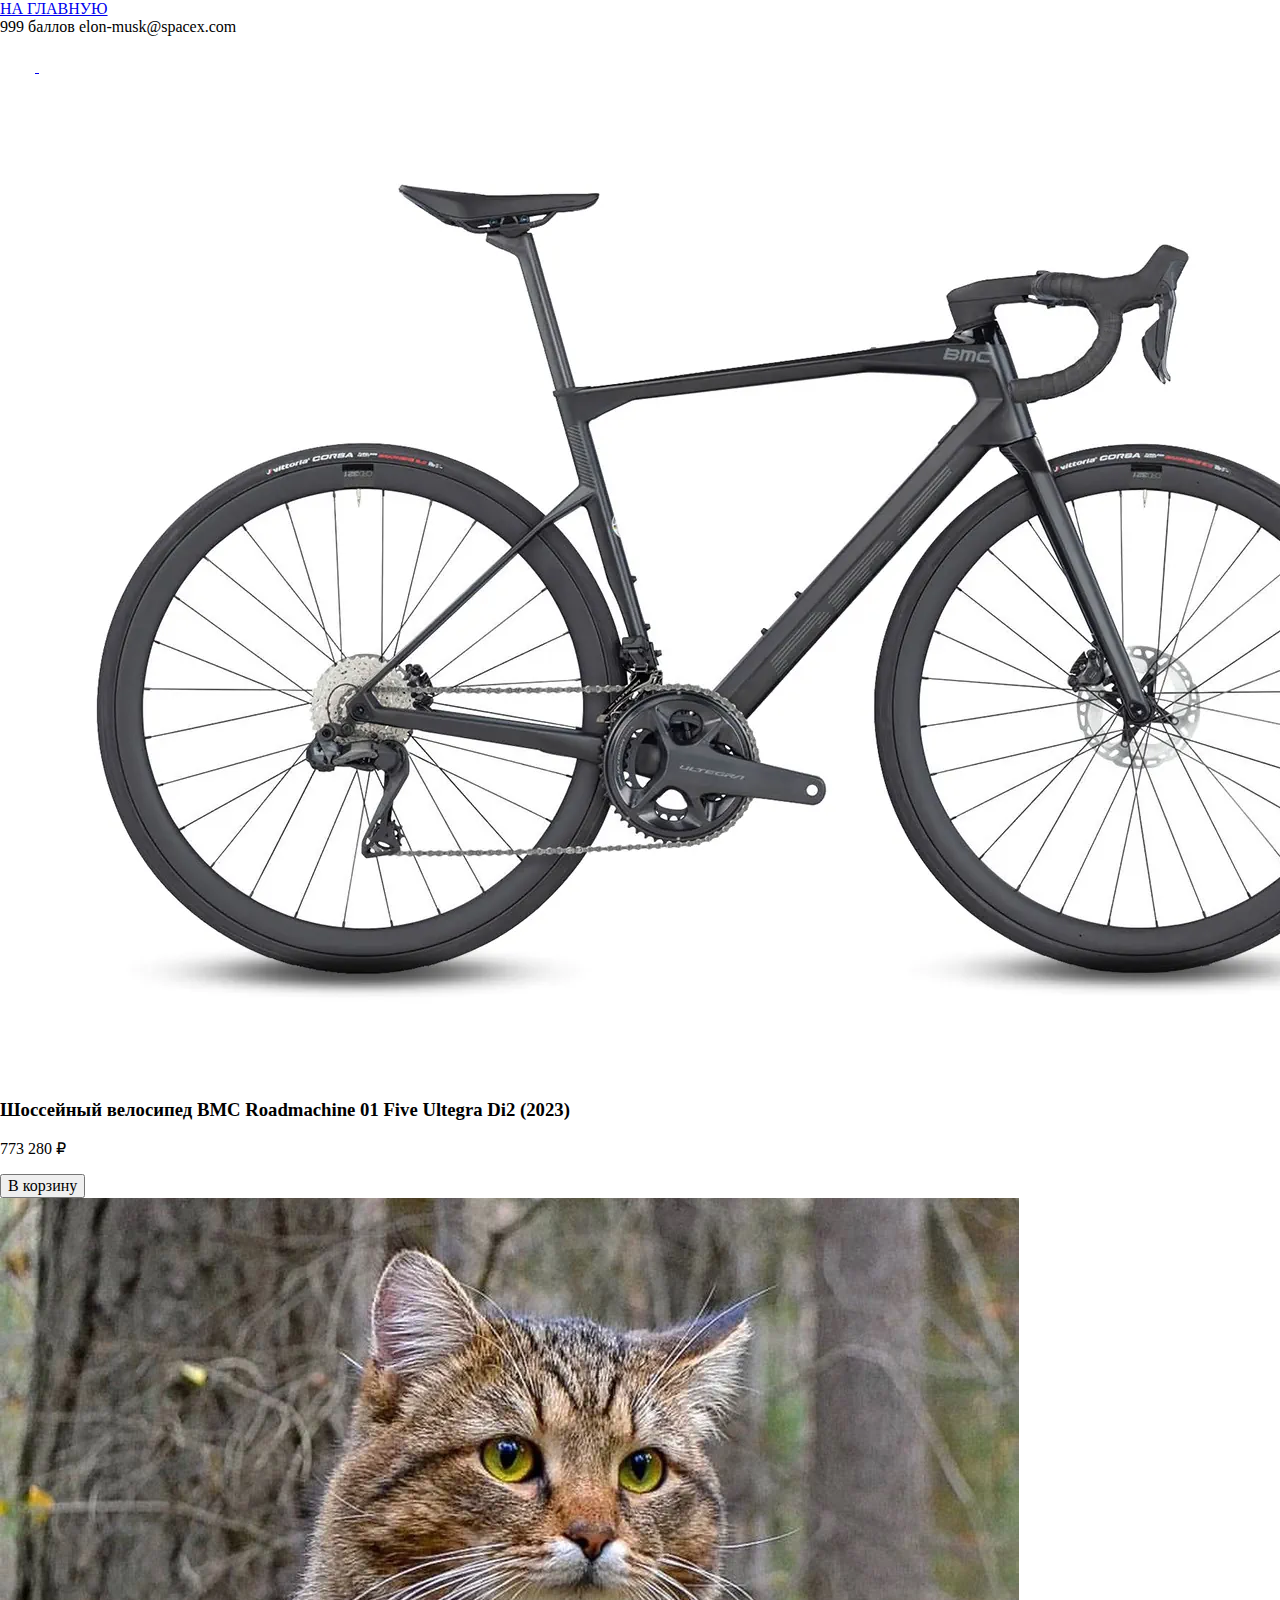
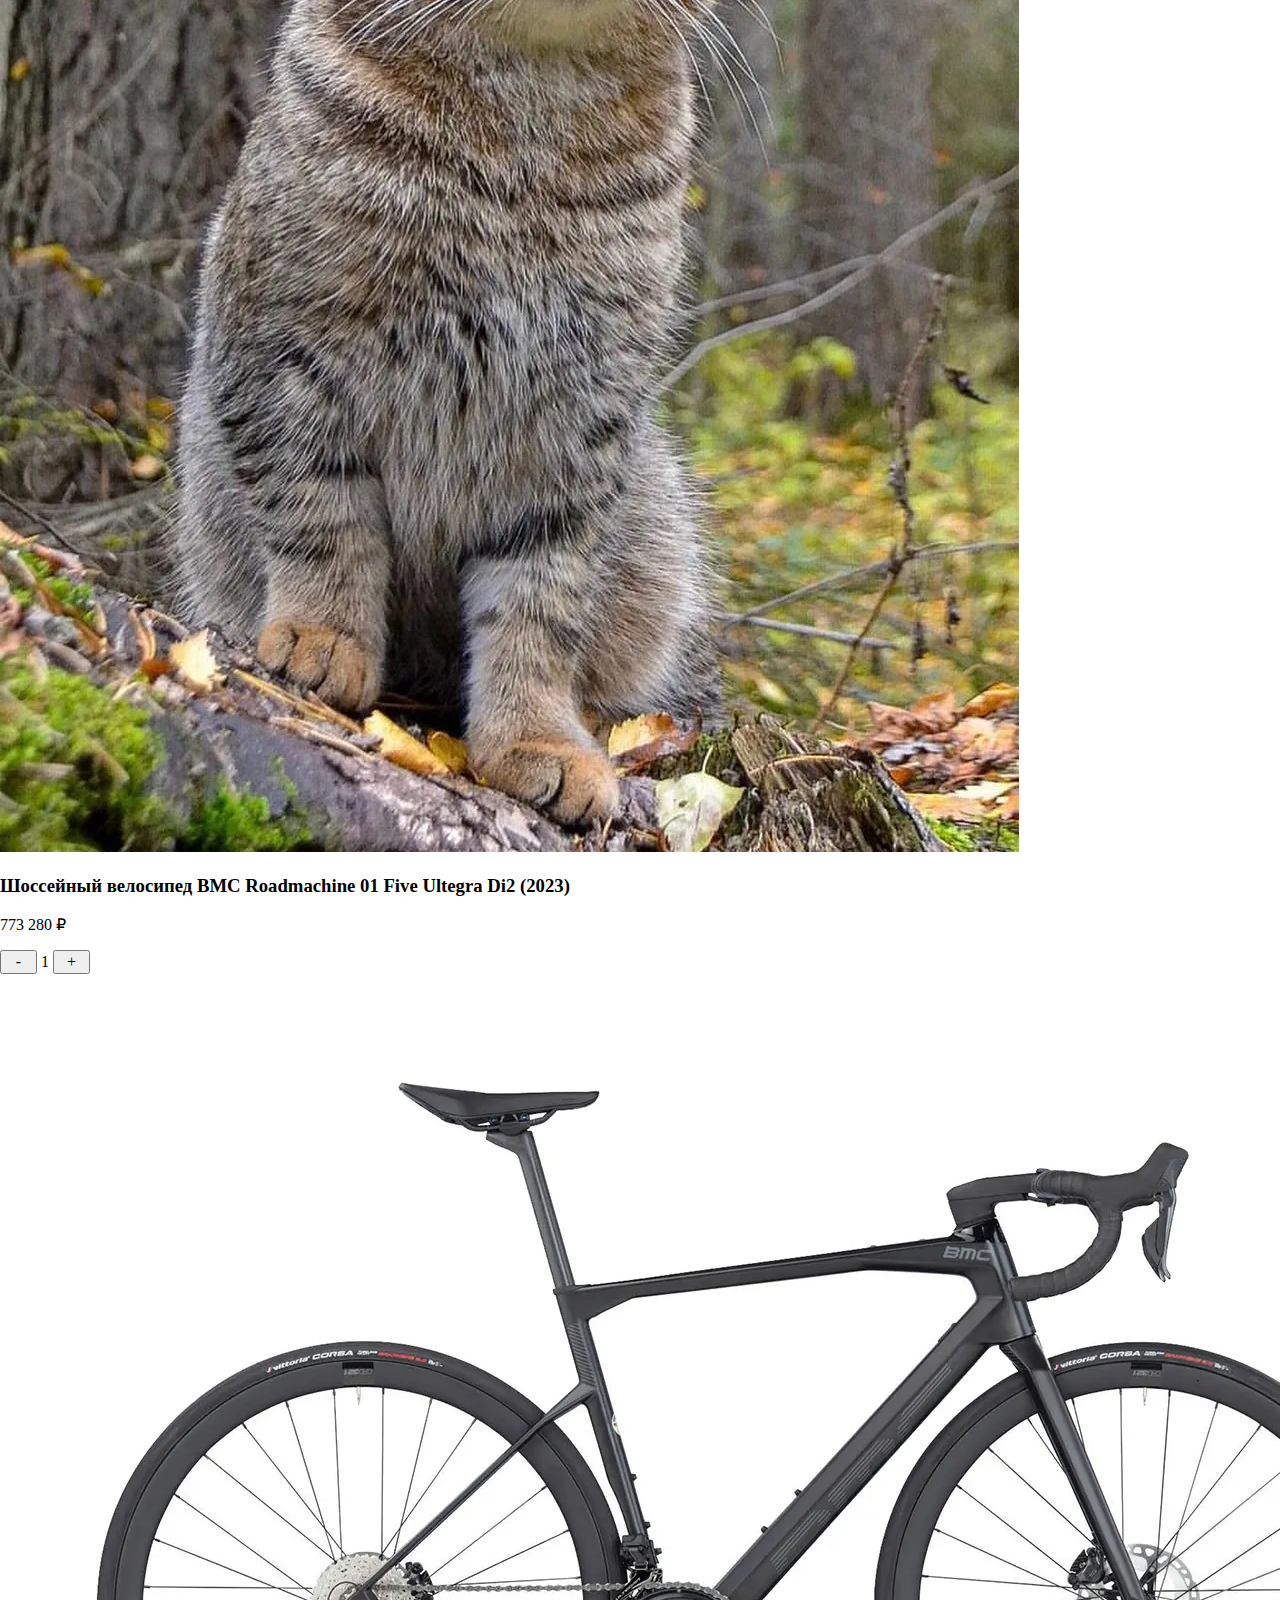
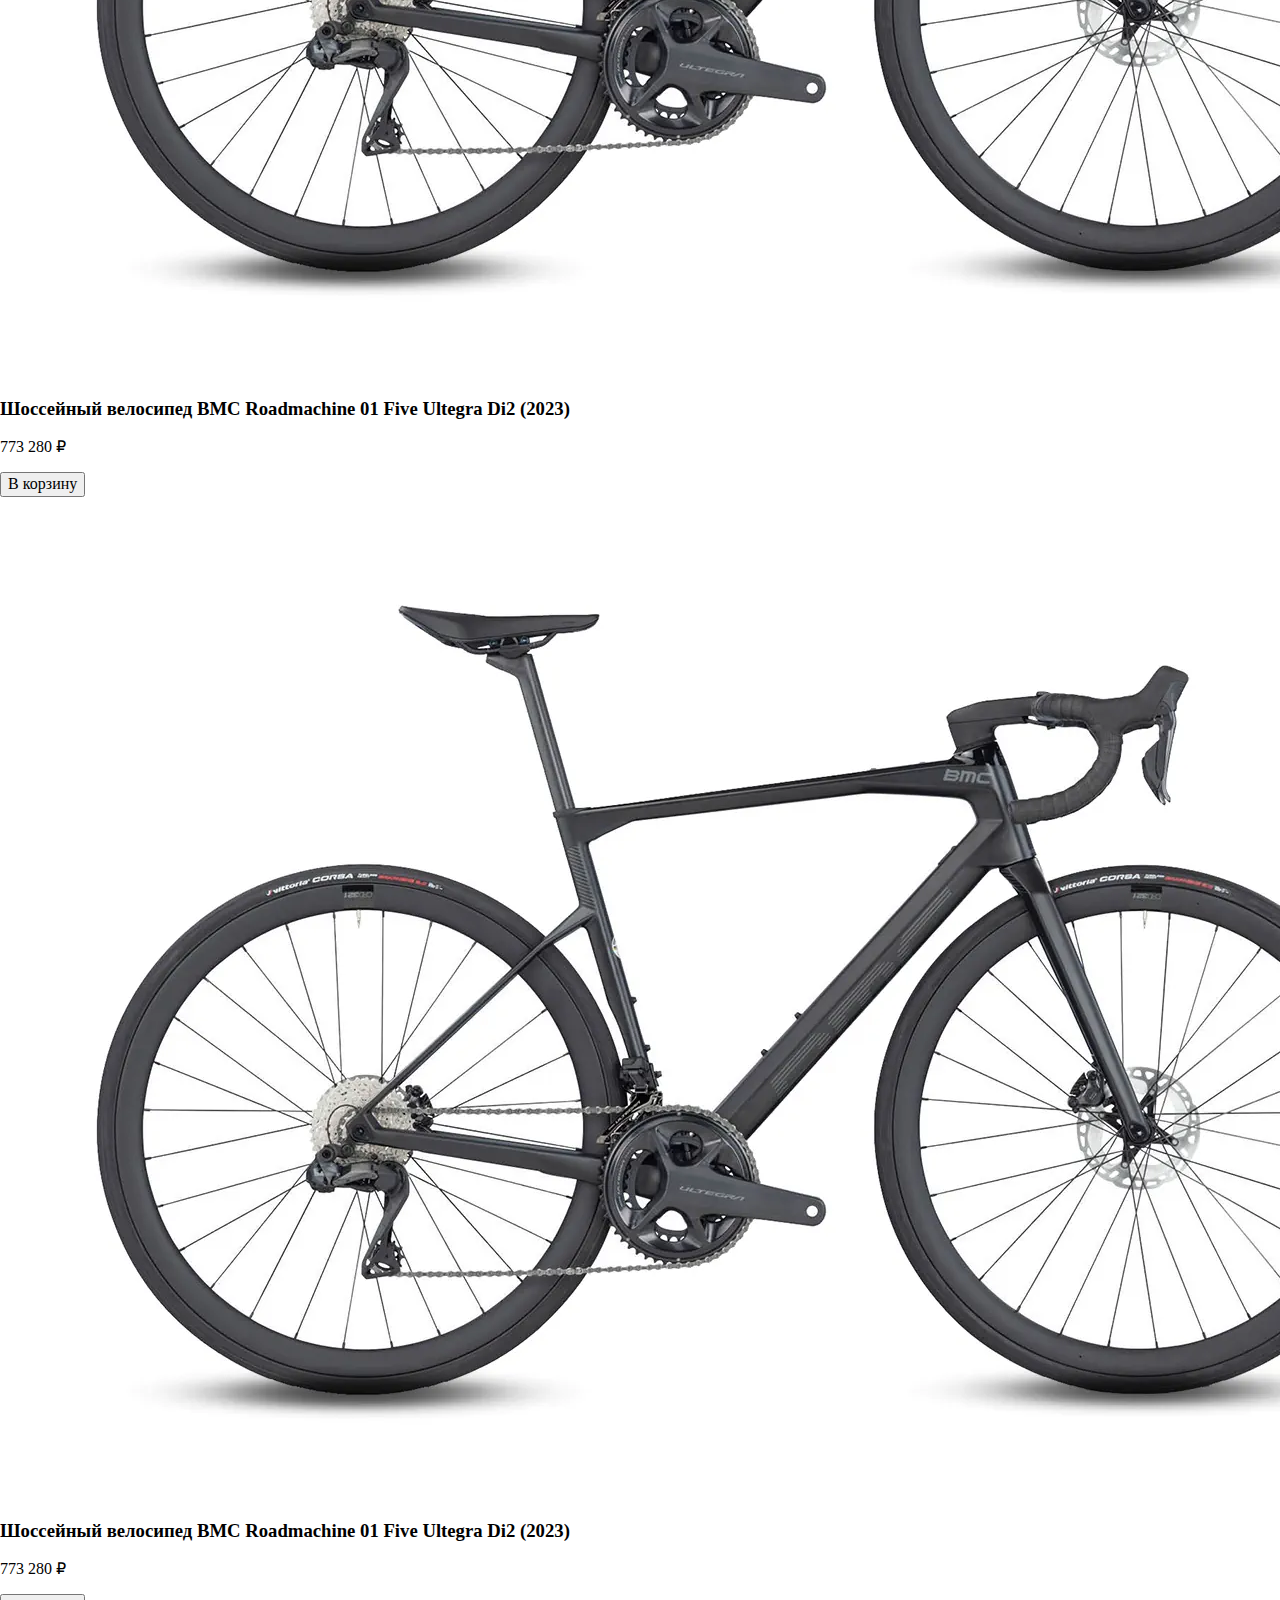
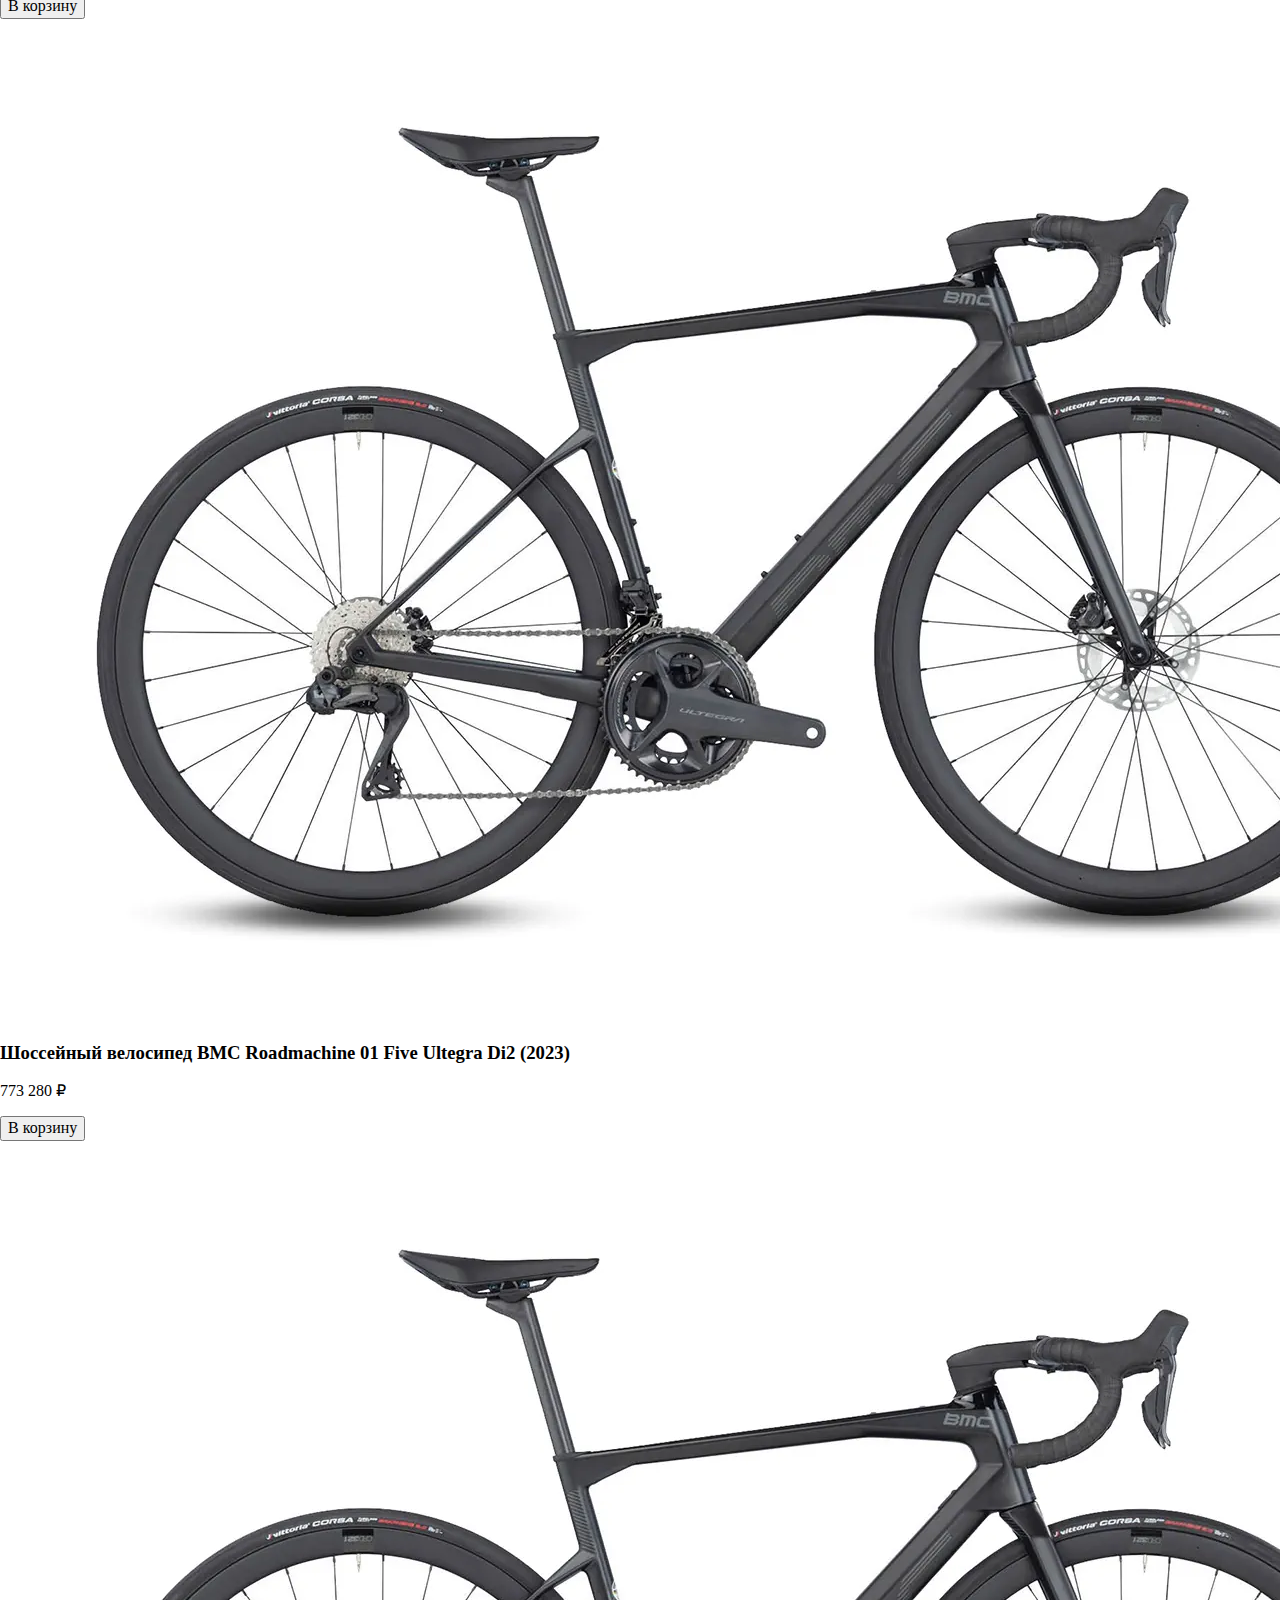
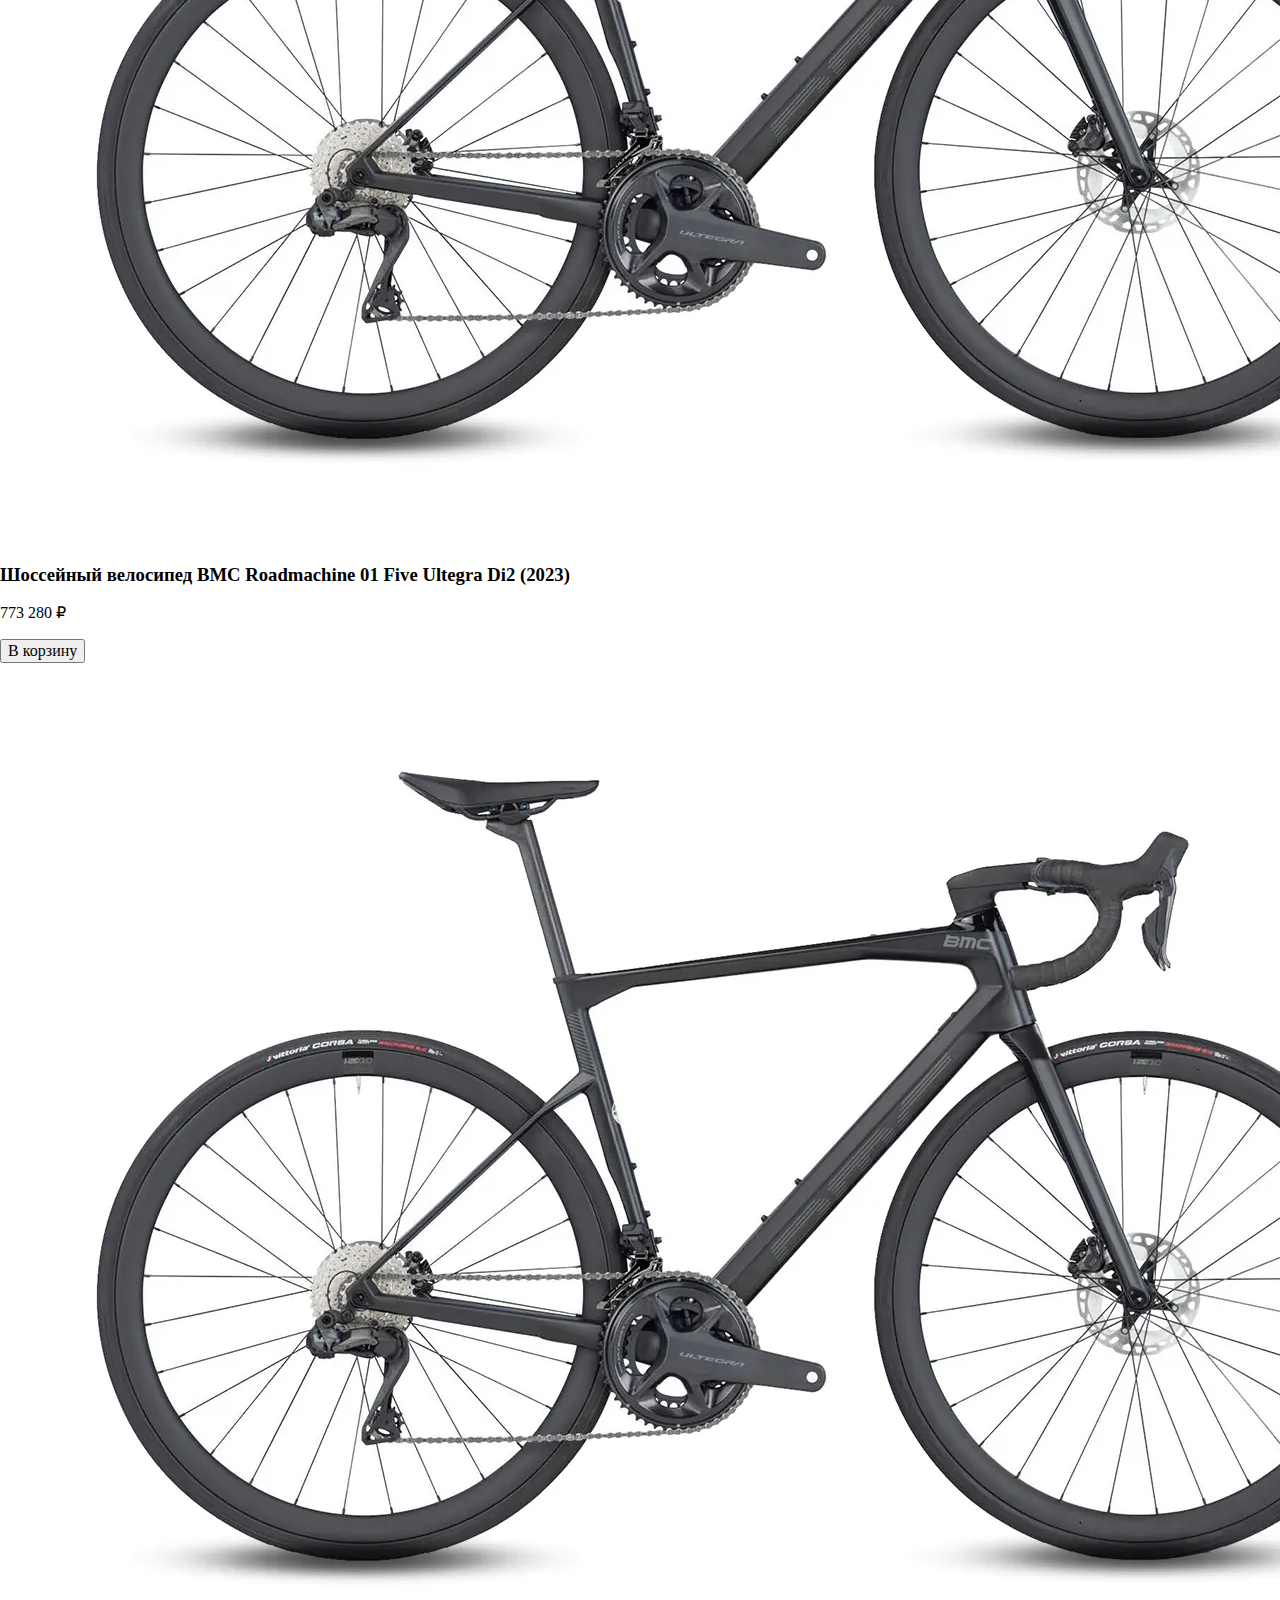
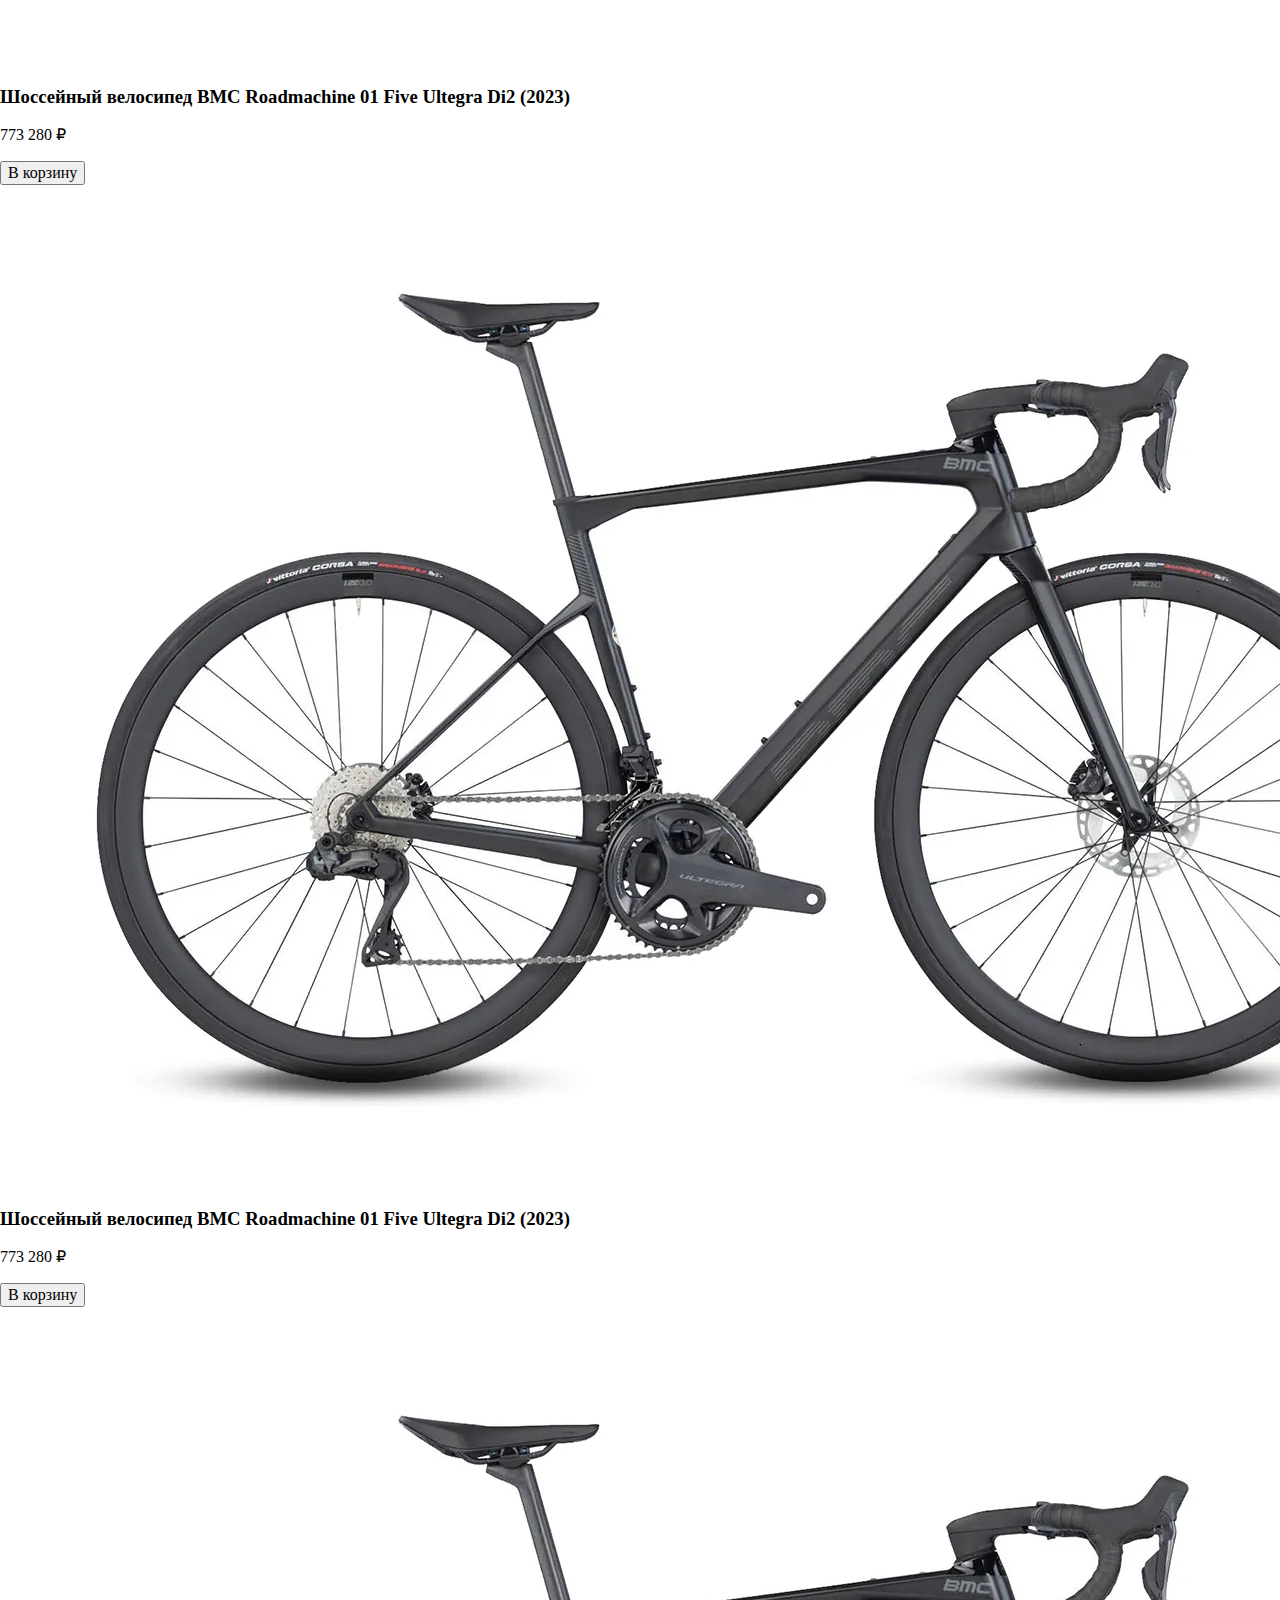
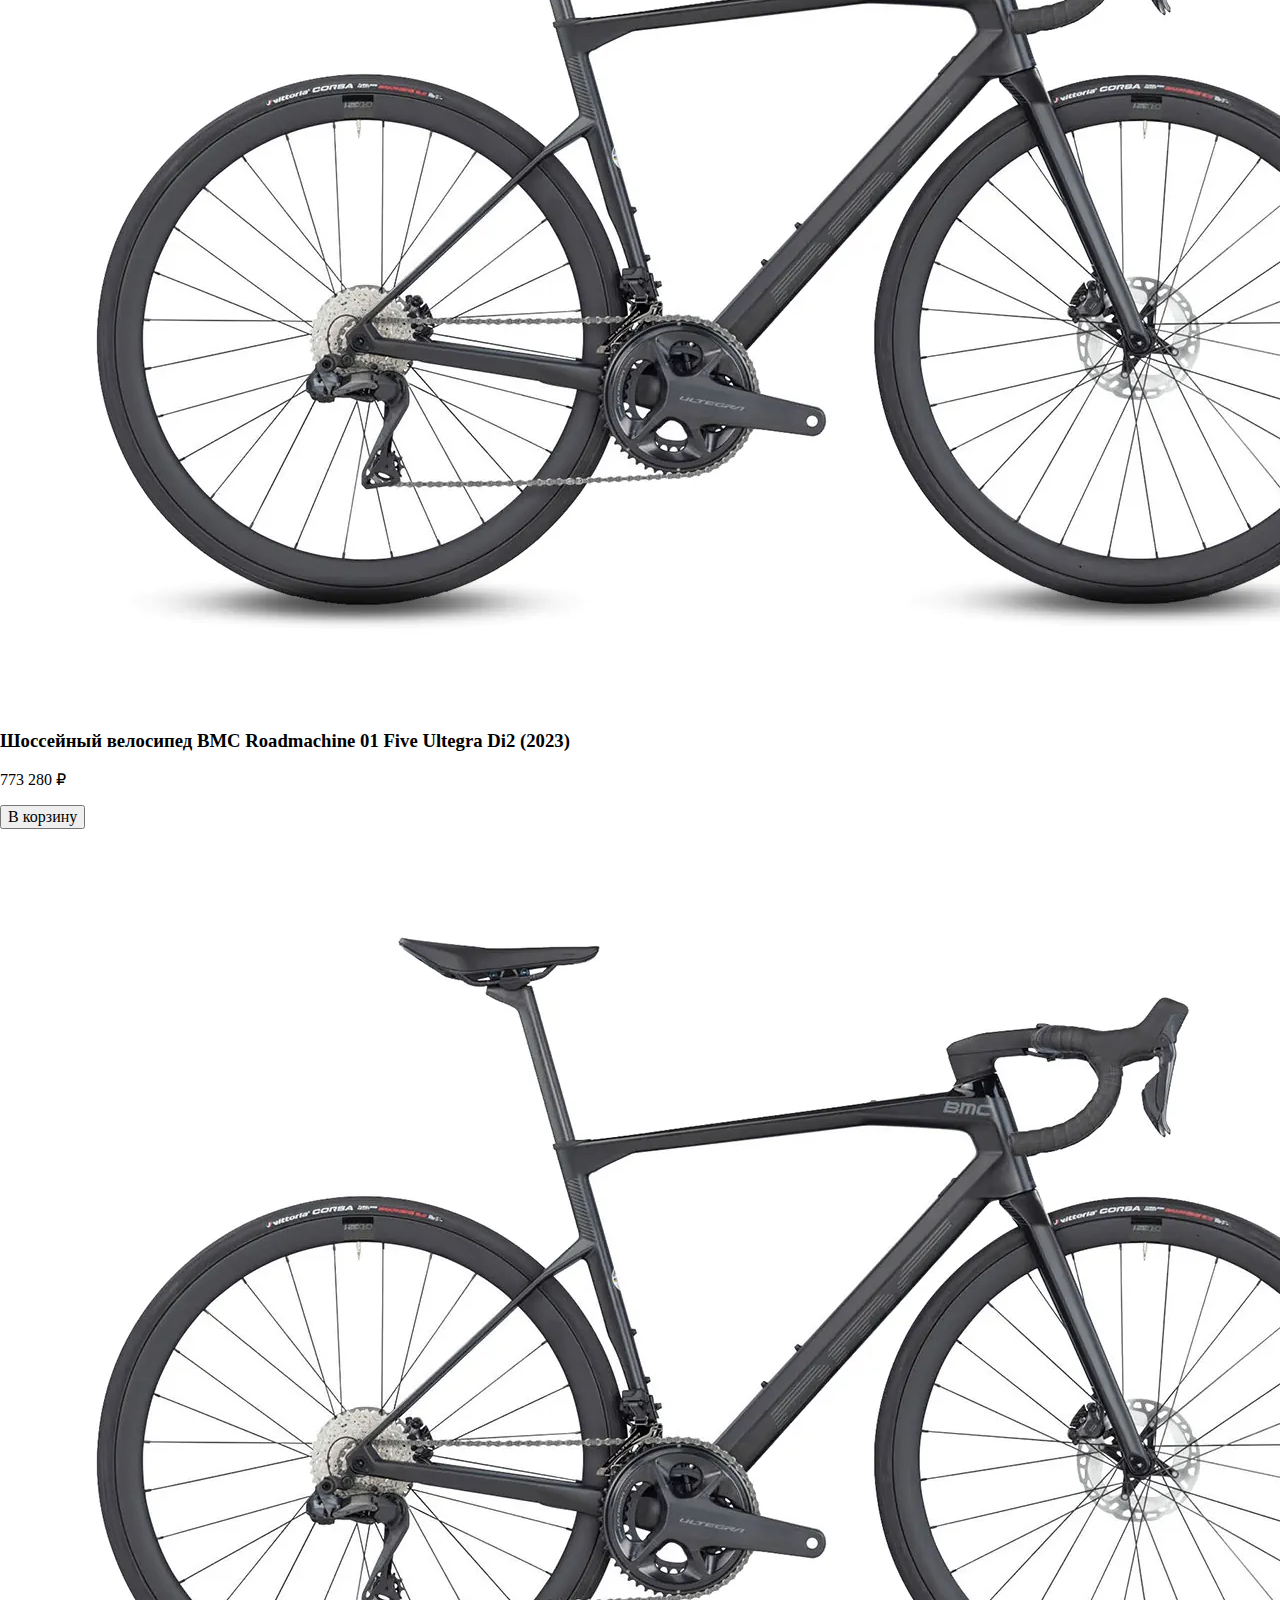
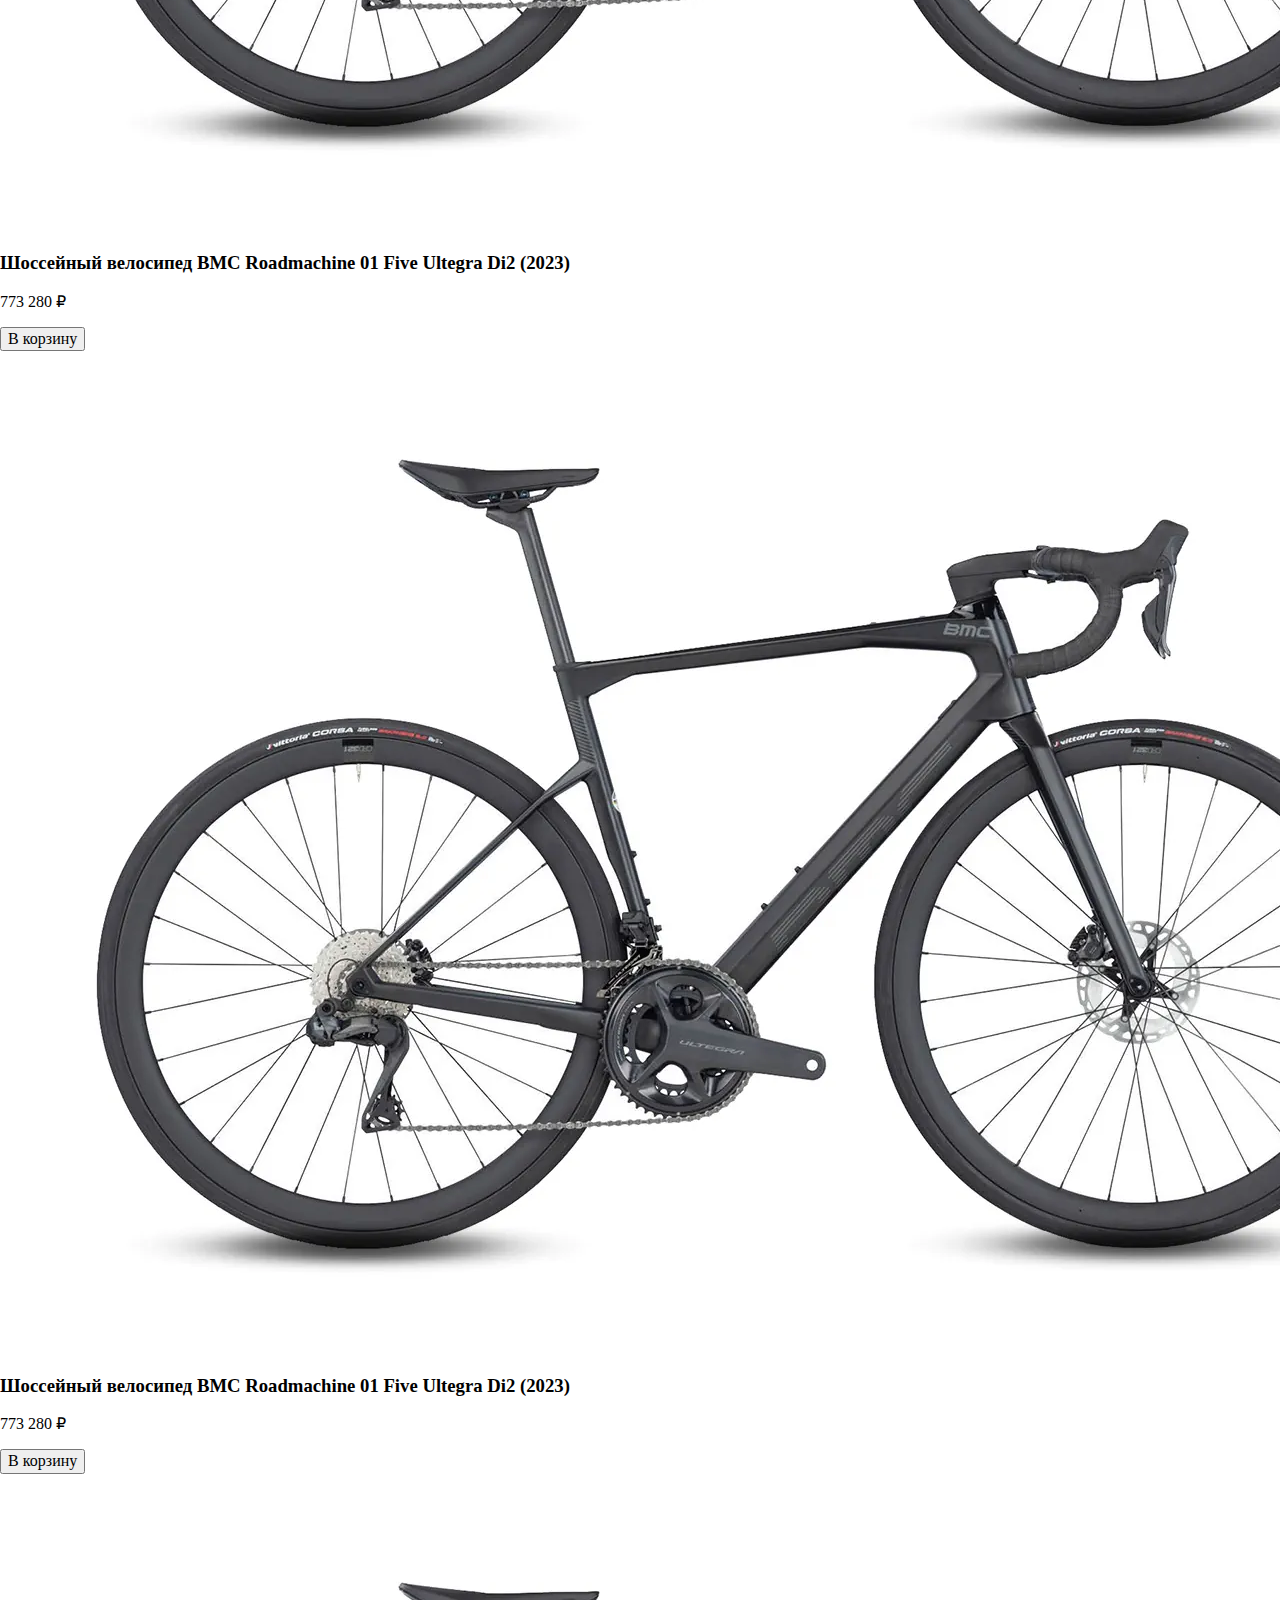
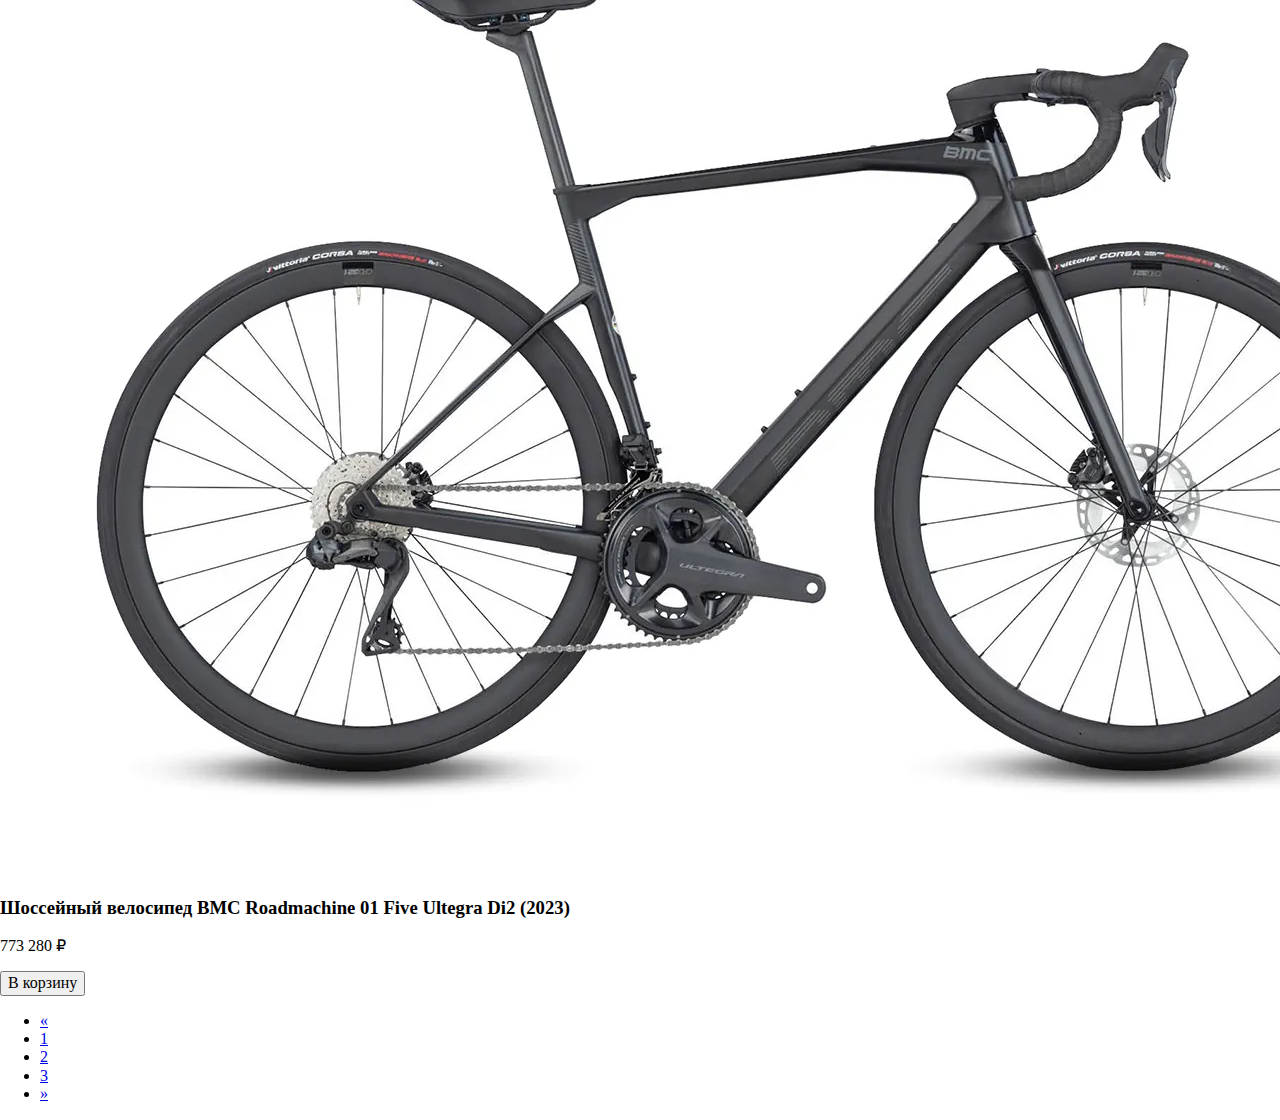
<file: index.html>
<!DOCTYPE html>
<html lang="ru">

<head>
    <meta charset="UTF-8">
    <meta http-equiv="X-UA-Compatible" content="IE=edge">
    <meta name="viewport" content="width=device-width, initial-scale=1.0">
    <title>Главная</title>
    <link rel="stylesheet" href="styles/normalize.min.css">
    <link rel="stylesheet" href="styles/index.css">
    <link href="https://cdn.jsdelivr.net/npm/bootstrap@5.3.2/dist/css/bootstrap.min.css" rel="stylesheet"
        integrity="sha384-T3c6CoIi6uLrA9TneNEoa7RxnatzjcDSCmG1MXxSR1GAsXEV/Dwwykc2MPK8M2HN" crossorigin="anonymous">
</head>

<body>
    <header class="bg-dark py-2 py-md-3">
        <div class="container d-flex flex-column flex-md-row align-items-center justify-content-between gap-2 gap-md-1">
            <a class="text-light text-decoration-none fs-4" href="/index.html">НА ГЛАВНУЮ</a>
            <!-- TODO: скрывать, когда пользователь не авторизован -->
            <div class="d-flex flex-column align-items-center">
                <span class="bg-primary fs-6 text-light px-2 rounded-pill">999 баллов</span>
                <span class="login text-light fs-6">elon-musk@spacex.com</span>
            </div>

            <div>
                <a class="btn" href="/cart.html" title="Корзина">
                    <svg width="35px" height="35px" viewBox="0 0 24 24" fill="none" xmlns="http://www.w3.org/2000/svg">
                        <path
                            d="M7.5 18C8.32843 18 9 18.6716 9 19.5C9 20.3284 8.32843 21 7.5 21C6.67157 21 6 20.3284 6 19.5C6 18.6716 6.67157 18 7.5 18Z"
                            stroke="#fff" stroke-width="1.5" />
                        <path
                            d="M16.5 18.0001C17.3284 18.0001 18 18.6716 18 19.5001C18 20.3285 17.3284 21.0001 16.5 21.0001C15.6716 21.0001 15 20.3285 15 19.5001C15 18.6716 15.6716 18.0001 16.5 18.0001Z"
                            stroke="#fff" stroke-width="1.5" />
                        <path
                            d="M2 3L2.26121 3.09184C3.5628 3.54945 4.2136 3.77826 4.58584 4.32298C4.95808 4.86771 4.95808 5.59126 4.95808 7.03836V9.76C4.95808 12.7016 5.02132 13.6723 5.88772 14.5862C6.75412 15.5 8.14857 15.5 10.9375 15.5H12M16.2404 15.5C17.8014 15.5 18.5819 15.5 19.1336 15.0504C19.6853 14.6008 19.8429 13.8364 20.158 12.3075L20.6578 9.88275C21.0049 8.14369 21.1784 7.27417 20.7345 6.69708C20.2906 6.12 18.7738 6.12 17.0888 6.12H11.0235M4.95808 6.12H7"
                            stroke="#fff" stroke-width="1.5" stroke-linecap="round" />
                    </svg>
                </a>

                <a class="btn" href="/signin.html" title="Войти">
                    <svg width="35px" height="35px" viewBox="0 0 24 24" fill="none" xmlns="http://www.w3.org/2000/svg">
                        <path d="M2.00098 11.999L16.001 11.999M16.001 11.999L12.501 8.99902M16.001 11.999L12.501 14.999"
                            stroke="#fff" stroke-width="1.5" stroke-linecap="round" stroke-linejoin="round" />
                        <path
                            d="M9.00195 7C9.01406 4.82497 9.11051 3.64706 9.87889 2.87868C10.7576 2 12.1718 2 15.0002 2L16.0002 2C18.8286 2 20.2429 2 21.1215 2.87868C22.0002 3.75736 22.0002 5.17157 22.0002 8L22.0002 16C22.0002 18.8284 22.0002 20.2426 21.1215 21.1213C20.3531 21.8897 19.1752 21.9862 17 21.9983M9.00195 17C9.01406 19.175 9.11051 20.3529 9.87889 21.1213C10.5202 21.7626 11.4467 21.9359 13 21.9827"
                            stroke="#fff" stroke-width="1.5" stroke-linecap="round" />
                    </svg>
                </a>
                <!-- Кнопка выйти -->
                <!-- <button class="btn" title="Выйти">
                    <svg width="35px" height="35px" viewBox="0 0 24 24" fill="none" xmlns="http://www.w3.org/2000/svg">
                        <path
                            d="M9 4.5H8C5.64298 4.5 4.46447 4.5 3.73223 5.23223C3 5.96447 3 7.14298 3 9.5V14.5C3 16.857 3 18.0355 3.73223 18.7678C4.46447 19.5 5.64298 19.5 8 19.5H9"
                            stroke="#fff" stroke-width="1.5" />
                        <path
                            d="M9 6.4764C9 4.18259 9 3.03569 9.70725 2.4087C10.4145 1.78171 11.4955 1.97026 13.6576 2.34736L15.9864 2.75354C18.3809 3.17118 19.5781 3.37999 20.2891 4.25826C21 5.13652 21 6.40672 21 8.94711V15.0529C21 17.5933 21 18.8635 20.2891 19.7417C19.5781 20.62 18.3809 20.8288 15.9864 21.2465L13.6576 21.6526C11.4955 22.0297 10.4145 22.2183 9.70725 21.5913C9 20.9643 9 19.8174 9 17.5236V6.4764Z"
                            stroke="#fff" stroke-width="1.5" />
                        <path d="M12 11V13" stroke="#fff" stroke-width="1.5" stroke-linecap="round" />
                    </svg>
                </button> -->
            </div>

        </div>
    </header>
    <main>
        <div class="container">

            <div class="row">
                <div class="col-12 col-md-6 col-lg-4 col-xl-3">
                    <!-- TODO: добавлять синюю рамку карточке товара (класс border-primary), если на товар можно потратить баллы -->
                    <article class="card mt-5 overflow-hidden border-primary">
                        <div class="img-wrap">
                            <img class="w-100" src="/images/pic-1.webp" alt="Изображение товара">
                        </div>
                        <div class="p-3">
                            <h3 class="fs-6 mb-3">
                                Шоссейный велосипед BMC Roadmachine 01 Five Ultegra Di2 (2023)
                            </h3>
                            <div class="d-flex align-items-center justify-content-between">
                                <p class="fw-bold fs-5 m-0">
                                    773 280 ₽
                                </p>
                                <button class="btn btn-primary">
                                    В корзину
                                </button>

                                <!-- TODO: этот блок появлется после нажатия кнопки "В корзину" -->
                                <!-- <div class="d-flex align-items-center gap-3">
                                    <button class="btn btn-outline-primary">-</button>
                                    <span>1</span>
                                    <button class="btn btn-outline-primary">+</button>
                                </div> -->
                            </div>
                        </div>
                    </article>
                </div>
                <div class="col-12 col-md-6 col-lg-4 col-xl-3">
                    <article class="card mt-5 overflow-hidden">
                        <div class="img-wrap">
                            <img class="w-100" src="/images/pic-2.webp" alt="Изображение товара">
                        </div>
                        <div class="p-3">
                            <h3 class="fs-6 mb-3">
                                Шоссейный велосипед BMC Roadmachine 01 Five Ultegra Di2 (2023)
                            </h3>
                            <div class="d-flex align-items-center justify-content-between">
                                <p class="fw-bold fs-5 m-0">
                                    773 280 ₽
                                </p>
                                <!-- <button class="btn btn-primary">
                                    В корзину
                                </button> -->
                                <div class="d-flex align-items-center gap-3">
                                    <button class="btn btn-outline-primary">-</button>
                                    <span>1</span>
                                    <button class="btn btn-outline-primary">+</button>
                                </div>
                            </div>
                        </div>
                    </article>
                </div>
                <div class="col-12 col-md-6 col-lg-4 col-xl-3">
                    <article class="card mt-5 overflow-hidden">
                        <div class="img-wrap">
                            <img class="w-100" src="/images/pic-1.webp" alt="Изображение товара">
                        </div>
                        <div class="p-3">
                            <h3 class="fs-6 mb-3">
                                Шоссейный велосипед BMC Roadmachine 01 Five Ultegra Di2 (2023)
                            </h3>
                            <div class="d-flex align-items-center justify-content-between">
                                <p class="fw-bold fs-5 m-0">
                                    773 280 ₽
                                </p>
                                <button class="btn btn-primary">
                                    В корзину
                                </button>
                                <!-- <div class="d-flex align-items-center gap-3">
                                    <button class="btn btn-outline-primary">-</button>
                                    <span>1</span>
                                    <button class="btn btn-outline-primary">+</button>
                                </div> -->
                            </div>
                        </div>
                    </article>
                </div>
                <div class="col-12 col-md-6 col-lg-4 col-xl-3">
                    <article class="card mt-5 overflow-hidden">
                        <div class="img-wrap">
                            <img class="w-100" src="/images/pic-1.webp" alt="Изображение товара">
                        </div>
                        <div class="p-3">
                            <h3 class="fs-6 mb-3">
                                Шоссейный велосипед BMC Roadmachine 01 Five Ultegra Di2 (2023)
                            </h3>
                            <div class="d-flex align-items-center justify-content-between">
                                <p class="fw-bold fs-5 m-0">
                                    773 280 ₽
                                </p>
                                <button class="btn btn-primary">
                                    В корзину
                                </button>
                                <!-- <div class="d-flex align-items-center gap-3">
                                    <button class="btn btn-outline-primary">-</button>
                                    <span>1</span>
                                    <button class="btn btn-outline-primary">+</button>
                                </div> -->
                            </div>
                        </div>
                    </article>
                </div>
                <div class="col-12 col-md-6 col-lg-4 col-xl-3">
                    <article class="card mt-5 overflow-hidden">
                        <div class="img-wrap">
                            <img class="w-100" src="/images/pic-1.webp" alt="Изображение товара">
                        </div>
                        <div class="p-3">
                            <h3 class="fs-6 mb-3">
                                Шоссейный велосипед BMC Roadmachine 01 Five Ultegra Di2 (2023)
                            </h3>
                            <div class="d-flex align-items-center justify-content-between">
                                <p class="fw-bold fs-5 m-0">
                                    773 280 ₽
                                </p>
                                <button class="btn btn-primary">
                                    В корзину
                                </button>
                                <!-- <div class="d-flex align-items-center gap-3">
                                    <button class="btn btn-outline-primary">-</button>
                                    <span>1</span>
                                    <button class="btn btn-outline-primary">+</button>
                                </div> -->
                            </div>
                        </div>
                    </article>
                </div>
                <div class="col-12 col-md-6 col-lg-4 col-xl-3">
                    <article class="card mt-5 overflow-hidden">
                        <div class="img-wrap">
                            <img class="w-100" src="/images/pic-1.webp" alt="Изображение товара">
                        </div>
                        <div class="p-3">
                            <h3 class="fs-6 mb-3">
                                Шоссейный велосипед BMC Roadmachine 01 Five Ultegra Di2 (2023)
                            </h3>
                            <div class="d-flex align-items-center justify-content-between">
                                <p class="fw-bold fs-5 m-0">
                                    773 280 ₽
                                </p>
                                <button class="btn btn-primary">
                                    В корзину
                                </button>
                                <!-- <div class="d-flex align-items-center gap-3">
                                    <button class="btn btn-outline-primary">-</button>
                                    <span>1</span>
                                    <button class="btn btn-outline-primary">+</button>
                                </div> -->
                            </div>
                        </div>
                    </article>
                </div>
                <div class="col-12 col-md-6 col-lg-4 col-xl-3">
                    <article class="card mt-5 overflow-hidden">
                        <div class="img-wrap">
                            <img class="w-100" src="/images/pic-1.webp" alt="Изображение товара">
                        </div>
                        <div class="p-3">
                            <h3 class="fs-6 mb-3">
                                Шоссейный велосипед BMC Roadmachine 01 Five Ultegra Di2 (2023)
                            </h3>
                            <div class="d-flex align-items-center justify-content-between">
                                <p class="fw-bold fs-5 m-0">
                                    773 280 ₽
                                </p>
                                <button class="btn btn-primary">
                                    В корзину
                                </button>
                                <!-- <div class="d-flex align-items-center gap-3">
                                    <button class="btn btn-outline-primary">-</button>
                                    <span>1</span>
                                    <button class="btn btn-outline-primary">+</button>
                                </div> -->
                            </div>
                        </div>
                    </article>
                </div>
                <div class="col-12 col-md-6 col-lg-4 col-xl-3">
                    <article class="card mt-5 overflow-hidden">
                        <div class="img-wrap">
                            <img class="w-100" src="/images/pic-1.webp" alt="Изображение товара">
                        </div>
                        <div class="p-3">
                            <h3 class="fs-6 mb-3">
                                Шоссейный велосипед BMC Roadmachine 01 Five Ultegra Di2 (2023)
                            </h3>
                            <div class="d-flex align-items-center justify-content-between">
                                <p class="fw-bold fs-5 m-0">
                                    773 280 ₽
                                </p>
                                <button class="btn btn-primary">
                                    В корзину
                                </button>
                                <!-- <div class="d-flex align-items-center gap-3">
                                    <button class="btn btn-outline-primary">-</button>
                                    <span>1</span>
                                    <button class="btn btn-outline-primary">+</button>
                                </div> -->
                            </div>
                        </div>
                    </article>
                </div>
                <div class="col-12 col-md-6 col-lg-4 col-xl-3">
                    <article class="card mt-5 overflow-hidden">
                        <div class="img-wrap">
                            <img class="w-100" src="/images/pic-1.webp" alt="Изображение товара">
                        </div>
                        <div class="p-3">
                            <h3 class="fs-6 mb-3">
                                Шоссейный велосипед BMC Roadmachine 01 Five Ultegra Di2 (2023)
                            </h3>
                            <div class="d-flex align-items-center justify-content-between">
                                <p class="fw-bold fs-5 m-0">
                                    773 280 ₽
                                </p>
                                <button class="btn btn-primary">
                                    В корзину
                                </button>
                                <!-- <div class="d-flex align-items-center gap-3">
                                    <button class="btn btn-outline-primary">-</button>
                                    <span>1</span>
                                    <button class="btn btn-outline-primary">+</button>
                                </div> -->
                            </div>
                        </div>
                    </article>
                </div>
                <div class="col-12 col-md-6 col-lg-4 col-xl-3">
                    <article class="card mt-5 overflow-hidden">
                        <div class="img-wrap">
                            <img class="w-100" src="/images/pic-1.webp" alt="Изображение товара">
                        </div>
                        <div class="p-3">
                            <h3 class="fs-6 mb-3">
                                Шоссейный велосипед BMC Roadmachine 01 Five Ultegra Di2 (2023)
                            </h3>
                            <div class="d-flex align-items-center justify-content-between">
                                <p class="fw-bold fs-5 m-0">
                                    773 280 ₽
                                </p>
                                <button class="btn btn-primary">
                                    В корзину
                                </button>
                                <!-- <div class="d-flex align-items-center gap-3">
                                    <button class="btn btn-outline-primary">-</button>
                                    <span>1</span>
                                    <button class="btn btn-outline-primary">+</button>
                                </div> -->
                            </div>
                        </div>
                    </article>
                </div>
                <div class="col-12 col-md-6 col-lg-4 col-xl-3">
                    <article class="card mt-5 overflow-hidden">
                        <div class="img-wrap">
                            <img class="w-100" src="/images/pic-1.webp" alt="Изображение товара">
                        </div>
                        <div class="p-3">
                            <h3 class="fs-6 mb-3">
                                Шоссейный велосипед BMC Roadmachine 01 Five Ultegra Di2 (2023)
                            </h3>
                            <div class="d-flex align-items-center justify-content-between">
                                <p class="fw-bold fs-5 m-0">
                                    773 280 ₽
                                </p>
                                <button class="btn btn-primary">
                                    В корзину
                                </button>
                                <!-- <div class="d-flex align-items-center gap-3">
                                    <button class="btn btn-outline-primary">-</button>
                                    <span>1</span>
                                    <button class="btn btn-outline-primary">+</button>
                                </div> -->
                            </div>
                        </div>
                    </article>
                </div>
                <div class="col-12 col-md-6 col-lg-4 col-xl-3">
                    <article class="card mt-5 overflow-hidden">
                        <div class="img-wrap">
                            <img class="w-100" src="/images/pic-1.webp" alt="Изображение товара">
                        </div>
                        <div class="p-3">
                            <h3 class="fs-6 mb-3">
                                Шоссейный велосипед BMC Roadmachine 01 Five Ultegra Di2 (2023)
                            </h3>
                            <div class="d-flex align-items-center justify-content-between">
                                <p class="fw-bold fs-5 m-0">
                                    773 280 ₽
                                </p>
                                <button class="btn btn-primary">
                                    В корзину
                                </button>
                                <!-- <div class="d-flex align-items-center gap-3">
                                    <button class="btn btn-outline-primary">-</button>
                                    <span>1</span>
                                    <button class="btn btn-outline-primary">+</button>
                                </div> -->
                            </div>
                        </div>
                    </article>
                </div>
            </div>

            <nav aria-label="Page navigation">
                <ul class="pagination my-5 d-flex justify-content-center">
                    <li class="page-item">
                        <a class="page-link" href="#" aria-label="Previous">
                            <span aria-hidden="true">«</span>
                        </a>
                    </li>
                    <li class="page-item"><a class="page-link" href="#">1</a></li>
                    <li class="page-item"><a class="page-link" href="#">2</a></li>
                    <li class="page-item"><a class="page-link" href="#">3</a></li>
                    <li class="page-item">
                        <a class="page-link" href="#" aria-label="Next">
                            <span aria-hidden="true">»</span>
                        </a>
                    </li>
                </ul>
            </nav>
        </div>
    </main>
</body>

</html>
</file>
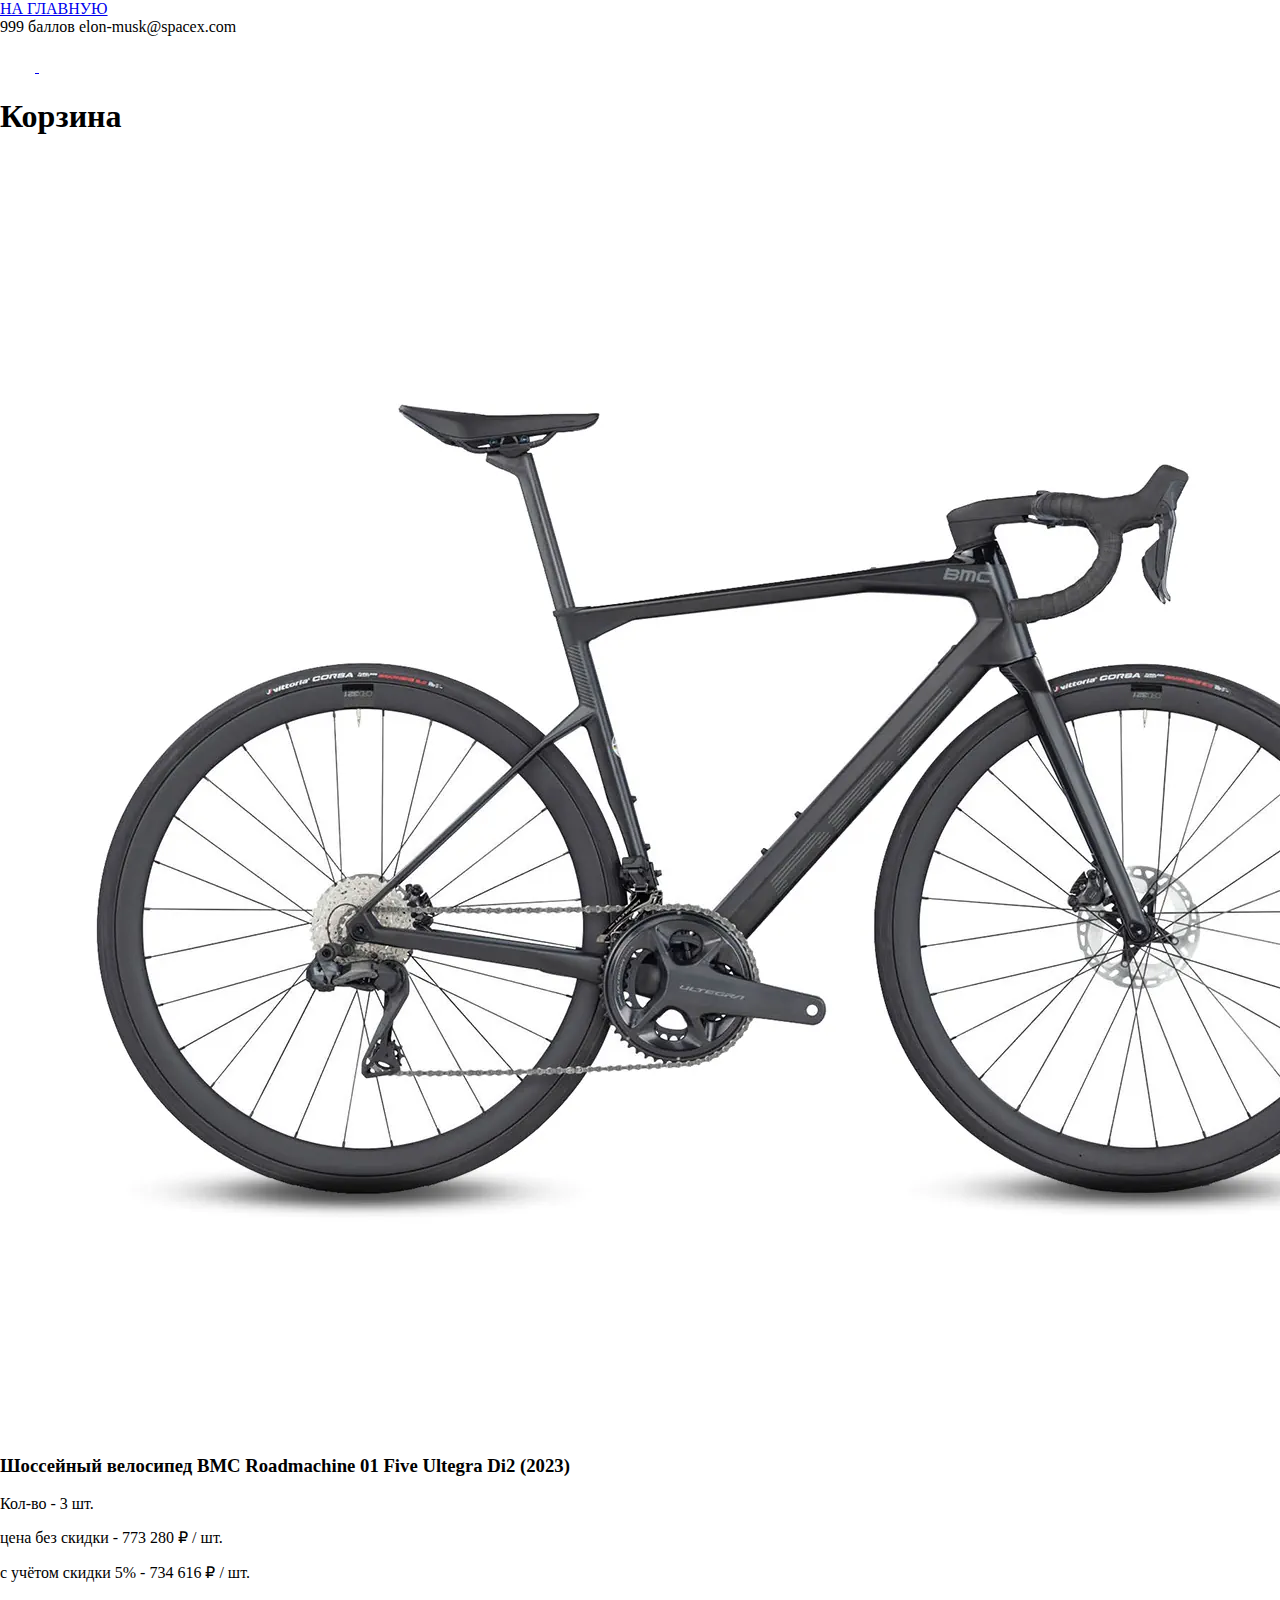
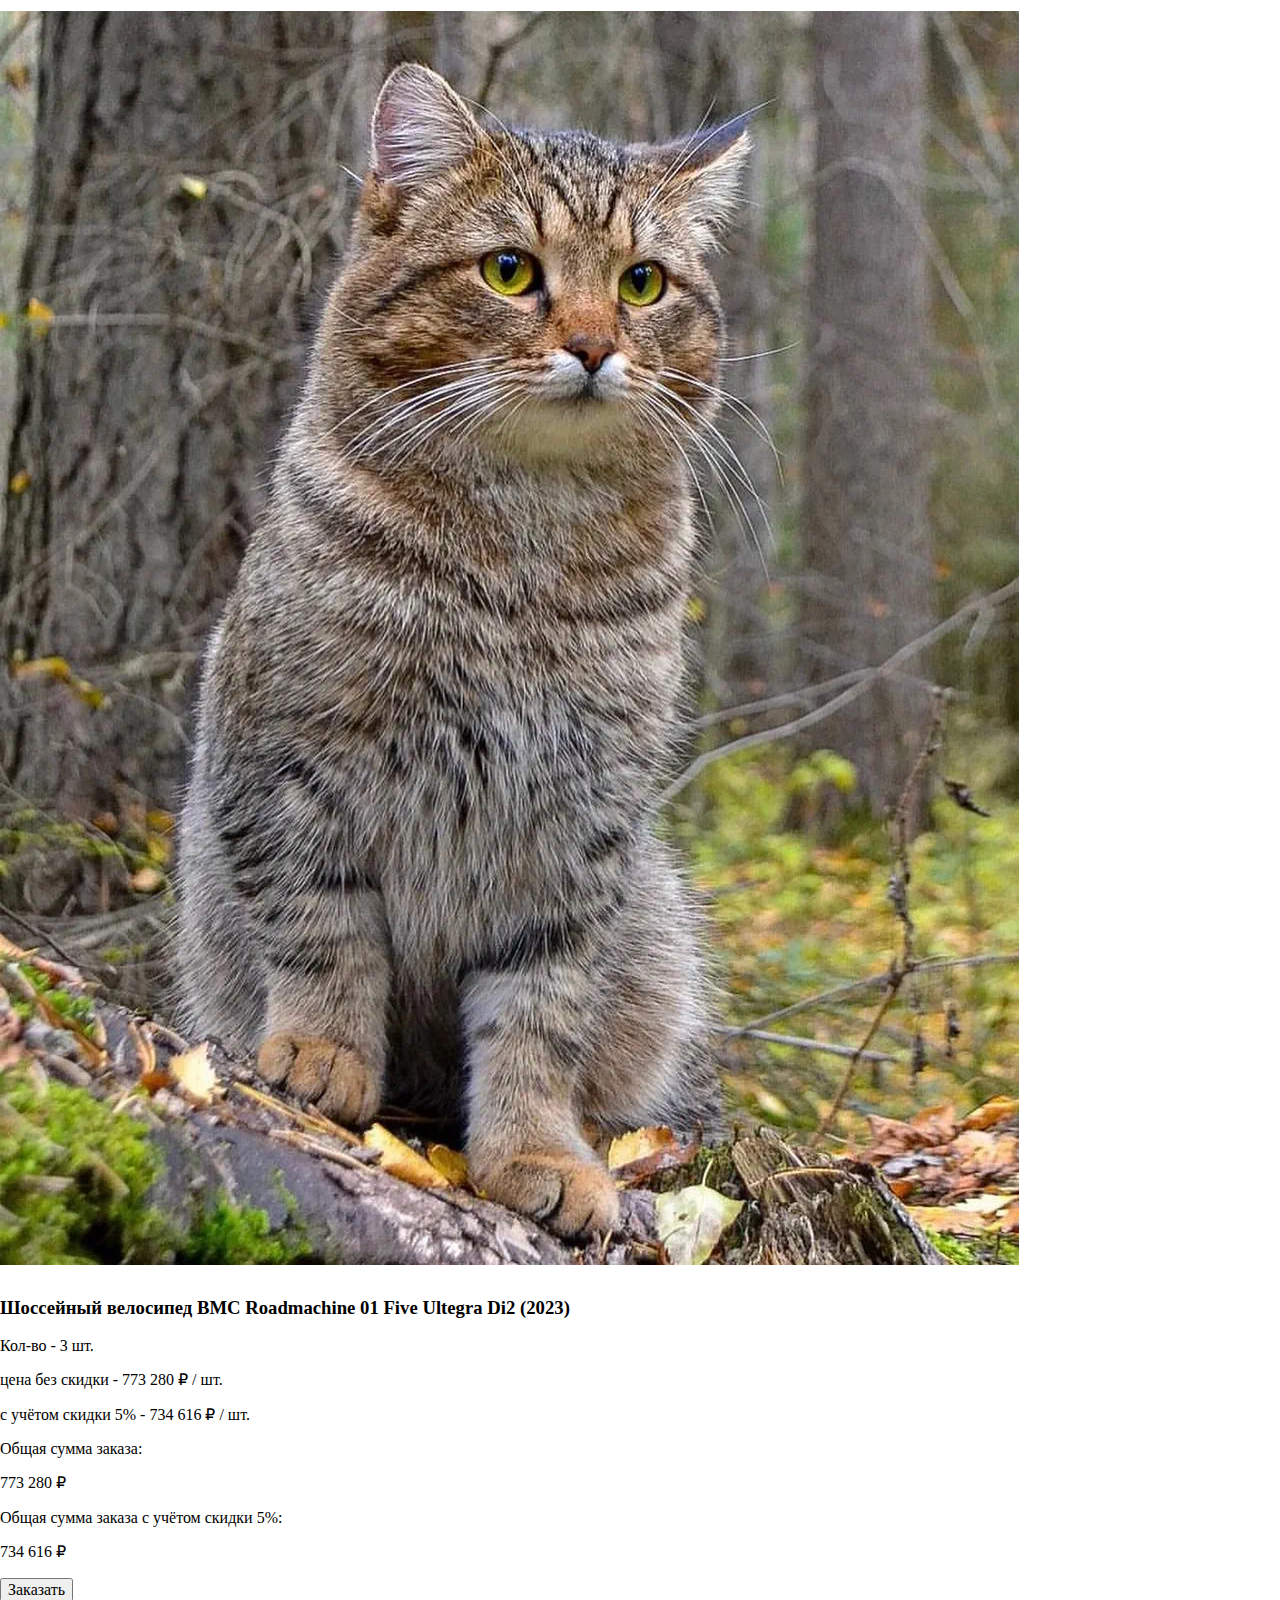
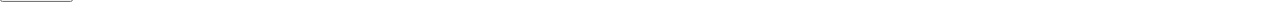
<file: cart.html>
<!DOCTYPE html>
<html lang="ru">

<head>
    <meta charset="UTF-8">
    <meta http-equiv="X-UA-Compatible" content="IE=edge">
    <meta name="viewport" content="width=device-width, initial-scale=1.0">
    <title>Корзина</title>
    <link rel="stylesheet" href="styles/normalize.min.css">
    <link rel="stylesheet" href="styles/cart.css">
    <link href="https://cdn.jsdelivr.net/npm/bootstrap@5.3.2/dist/css/bootstrap.min.css" rel="stylesheet"
        integrity="sha384-T3c6CoIi6uLrA9TneNEoa7RxnatzjcDSCmG1MXxSR1GAsXEV/Dwwykc2MPK8M2HN" crossorigin="anonymous">
</head>

<body>
    <header class="bg-dark py-2 py-md-3">
        <div class="container d-flex flex-column flex-md-row align-items-center justify-content-between gap-2 gap-md-1">
            <a class="text-light text-decoration-none fs-4" href="/index.html">НА ГЛАВНУЮ</a>
            <!-- TODO: скрывать, когда пользователь не авторизован -->
            <div class="d-flex flex-column align-items-center">
                <span class="bg-primary fs-6 text-light px-2 rounded-pill">999 баллов</span>
                <span class="login text-light fs-6">elon-musk@spacex.com</span>
            </div>

            <div>
                <a class="btn" href="/cart.html" title="Корзина">
                    <svg width="35px" height="35px" viewBox="0 0 24 24" fill="none" xmlns="http://www.w3.org/2000/svg">
                        <path
                            d="M7.5 18C8.32843 18 9 18.6716 9 19.5C9 20.3284 8.32843 21 7.5 21C6.67157 21 6 20.3284 6 19.5C6 18.6716 6.67157 18 7.5 18Z"
                            stroke="#fff" stroke-width="1.5" />
                        <path
                            d="M16.5 18.0001C17.3284 18.0001 18 18.6716 18 19.5001C18 20.3285 17.3284 21.0001 16.5 21.0001C15.6716 21.0001 15 20.3285 15 19.5001C15 18.6716 15.6716 18.0001 16.5 18.0001Z"
                            stroke="#fff" stroke-width="1.5" />
                        <path
                            d="M2 3L2.26121 3.09184C3.5628 3.54945 4.2136 3.77826 4.58584 4.32298C4.95808 4.86771 4.95808 5.59126 4.95808 7.03836V9.76C4.95808 12.7016 5.02132 13.6723 5.88772 14.5862C6.75412 15.5 8.14857 15.5 10.9375 15.5H12M16.2404 15.5C17.8014 15.5 18.5819 15.5 19.1336 15.0504C19.6853 14.6008 19.8429 13.8364 20.158 12.3075L20.6578 9.88275C21.0049 8.14369 21.1784 7.27417 20.7345 6.69708C20.2906 6.12 18.7738 6.12 17.0888 6.12H11.0235M4.95808 6.12H7"
                            stroke="#fff" stroke-width="1.5" stroke-linecap="round" />
                    </svg>
                </a>

                <a class="btn" href="/signin.html" title="Войти">
                    <svg width="35px" height="35px" viewBox="0 0 24 24" fill="none" xmlns="http://www.w3.org/2000/svg">
                        <path d="M2.00098 11.999L16.001 11.999M16.001 11.999L12.501 8.99902M16.001 11.999L12.501 14.999"
                            stroke="#fff" stroke-width="1.5" stroke-linecap="round" stroke-linejoin="round" />
                        <path
                            d="M9.00195 7C9.01406 4.82497 9.11051 3.64706 9.87889 2.87868C10.7576 2 12.1718 2 15.0002 2L16.0002 2C18.8286 2 20.2429 2 21.1215 2.87868C22.0002 3.75736 22.0002 5.17157 22.0002 8L22.0002 16C22.0002 18.8284 22.0002 20.2426 21.1215 21.1213C20.3531 21.8897 19.1752 21.9862 17 21.9983M9.00195 17C9.01406 19.175 9.11051 20.3529 9.87889 21.1213C10.5202 21.7626 11.4467 21.9359 13 21.9827"
                            stroke="#fff" stroke-width="1.5" stroke-linecap="round" />
                    </svg>
                </a>
                <!-- Кнопка выйти -->
                <!-- <button class="btn" title="Выйти">
                    <svg width="35px" height="35px" viewBox="0 0 24 24" fill="none" xmlns="http://www.w3.org/2000/svg">
                        <path
                            d="M9 4.5H8C5.64298 4.5 4.46447 4.5 3.73223 5.23223C3 5.96447 3 7.14298 3 9.5V14.5C3 16.857 3 18.0355 3.73223 18.7678C4.46447 19.5 5.64298 19.5 8 19.5H9"
                            stroke="#fff" stroke-width="1.5" />
                        <path
                            d="M9 6.4764C9 4.18259 9 3.03569 9.70725 2.4087C10.4145 1.78171 11.4955 1.97026 13.6576 2.34736L15.9864 2.75354C18.3809 3.17118 19.5781 3.37999 20.2891 4.25826C21 5.13652 21 6.40672 21 8.94711V15.0529C21 17.5933 21 18.8635 20.2891 19.7417C19.5781 20.62 18.3809 20.8288 15.9864 21.2465L13.6576 21.6526C11.4955 22.0297 10.4145 22.2183 9.70725 21.5913C9 20.9643 9 19.8174 9 17.5236V6.4764Z"
                            stroke="#fff" stroke-width="1.5" />
                        <path d="M12 11V13" stroke="#fff" stroke-width="1.5" stroke-linecap="round" />
                    </svg>
                </button> -->
            </div>

        </div>
    </header>

    <main>
        <div class="container">
            <h1 class="text-center mt-5">Корзина</h1>
            <div class="row mb-4">
                <div class="col-12 col-lg-8">
                    <article class="card mt-4 overflow-hidden">
                        <div class="row">
                            <div class="col-12 col-sm-4">
                                <div class="img-wrap">
                                    <img class="w-100" src="/images/pic-1.webp" alt="Изображение товара">
                                </div>
                            </div>
                            <div class="col-12 col-sm-8 d-flex align-items-center">
                                <div class="p-3">
                                    <h3 class="fs-6 mb-2">
                                        Шоссейный велосипед BMC Roadmachine 01 Five Ultegra Di2 (2023)
                                    </h3>
                                    <p>Кол-во - 3 шт.
                                    </p>
                                    <p class="fw-bold fs-6 m-0">
                                        цена без скидки - 773 280 ₽ / шт.
                                    </p>
                                    <p class="fw-bold fs-6 m-0">
                                        с учётом скидки <span>5%</span> - 734 616 ₽ / шт.
                                    </p>
                                </div>
                            </div>
                        </div>
                    </article>

                    <article class="card mt-4 overflow-hidden">
                        <div class="row">
                            <div class="col-12 col-sm-4">
                                <div class="img-wrap">
                                    <img class="w-100" src="/images/pic-2.webp" alt="Изображение товара">
                                </div>
                            </div>
                            <div class="col-12 col-sm-8 d-flex align-items-center">
                                <div class="p-3">
                                    <h3 class="fs-6 mb-2">
                                        Шоссейный велосипед BMC Roadmachine 01 Five Ultegra Di2 (2023)
                                    </h3>
                                    <p>Кол-во - 3 шт.
                                    </p>
                                    <p class="fw-bold fs-6 m-0">
                                        цена без скидки - 773 280 ₽ / шт.
                                    </p>
                                    <p class="fw-bold fs-6 m-0">
                                        с учётом скидки <span>5%</span> - 734 616 ₽ / шт.
                                    </p>
                                </div>
                            </div>
                        </div>
                    </article>

                </div>
                <div class="col-12 col-lg-4">
                    <div class="card p-3 mt-4">
                        <p class="fs-4">Общая сумма заказа:</p>
                        <p class="fw-bold">773 280 ₽</p>
                        <p class="fs-4">Общая сумма заказа c учётом скидки <span>5%</span>:</p>
                        <p class="fw-bold">734 616 ₽</p>
                        <button class="btn btn-primary">Заказать</button>
                    </div>
                </div>
            </div>
        </div>
    </main>
</body>

</html>
</file>
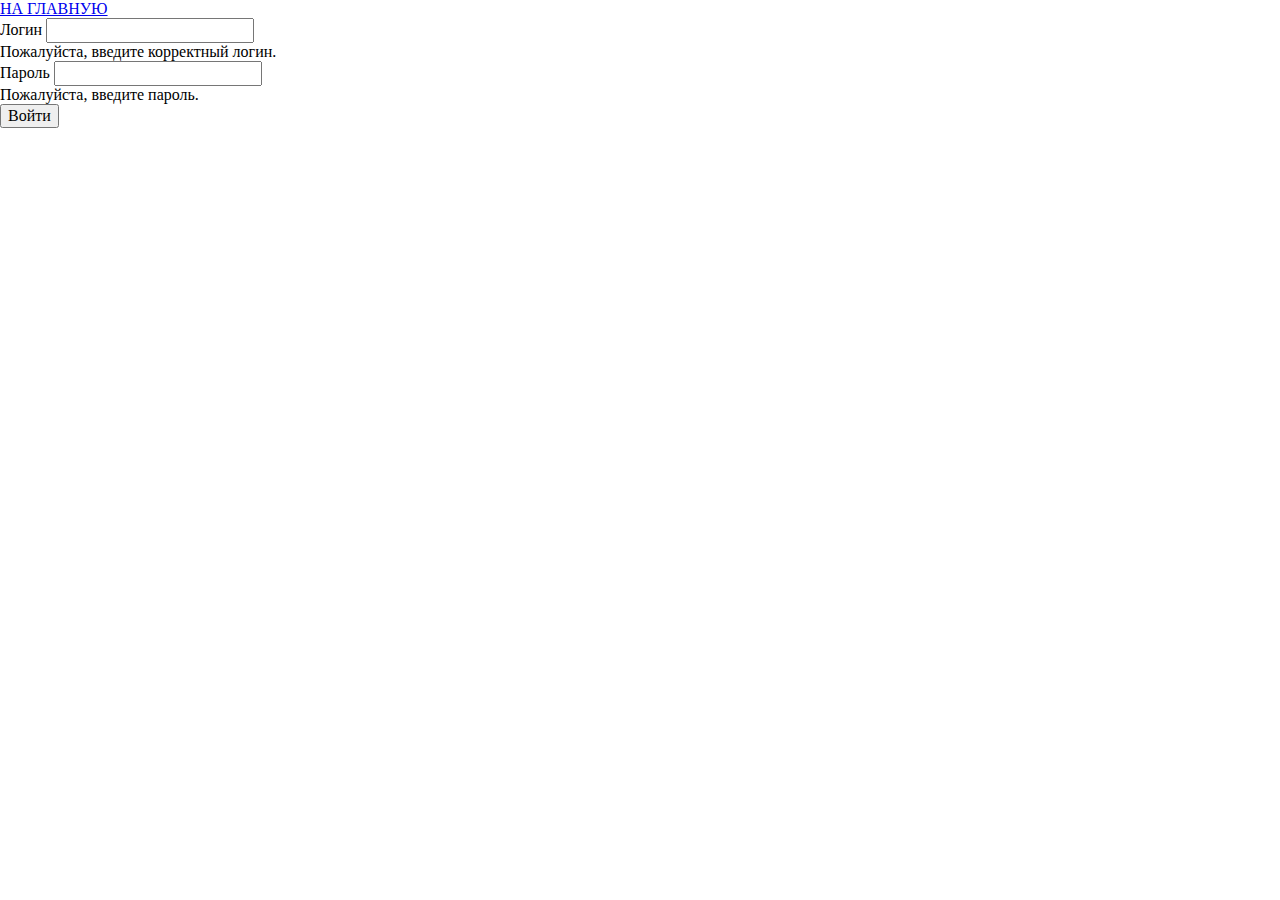
<file: signin.html>
<!DOCTYPE html>
<html lang="ru">

<head>
    <meta charset="UTF-8">
    <meta http-equiv="X-UA-Compatible" content="IE=edge">
    <meta name="viewport" content="width=device-width, initial-scale=1.0">
    <title>Вход</title>
    <link rel="stylesheet" href="styles/normalize.min.css">
    <link rel="stylesheet" href="styles/signin.css">
    <link href="https://cdn.jsdelivr.net/npm/bootstrap@5.3.2/dist/css/bootstrap.min.css" rel="stylesheet"
        integrity="sha384-T3c6CoIi6uLrA9TneNEoa7RxnatzjcDSCmG1MXxSR1GAsXEV/Dwwykc2MPK8M2HN" crossorigin="anonymous">
</head>

<body>
    <main>
        <div class="container">
            <div class="form-wrap d-flex align-items-center justify-content-center">
                <form class="form p-5 shadow-lg rounded">
                    <a class="text-decoration-none fs-4 d-block text-center mb-3 text-dark" href="/index.html">НА
                        ГЛАВНУЮ</a>
                    <div class="mb-3">
                        <label for="exampleInputEmail1" class="form-label">Логин</label>
                        <input type="email" class="form-control" id="exampleInputEmail1" aria-describedby="emailHelp">
                        <div class="text-danger mt-2">
                            Пожалуйста, введите корректный логин.
                        </div>
                    </div>
                    <div class="mb-3">
                        <label for="exampleInputPassword1" class="form-label">Пароль</label>
                        <input type="password" class="form-control" id="exampleInputPassword1">
                        <div class="text-danger mt-2">
                            Пожалуйста, введите пароль.
                        </div>
                    </div>
                    <button type="submit" class="btn btn-primary">Войти</button>
                </form>
            </div>
        </div>

    </main>
</body>

</html>
</file>
<file: styles/index.css>
.btn-outline-primary {
    width: 37px;
}
</file>
<file: styles/cart.css>
.img-wrap {
    display: flex;
    aspect-ratio: 1 / 1;
    overflow: hidden;
    align-items: center;
}

@media (max-width: 769px) {
    .img-wrap {
        height: 100%;
    }
}
</file>
<file: styles/signin.css>
.form-wrap {
    height: 80vh;
}

.form {
    width: 400px;
}
</file>
